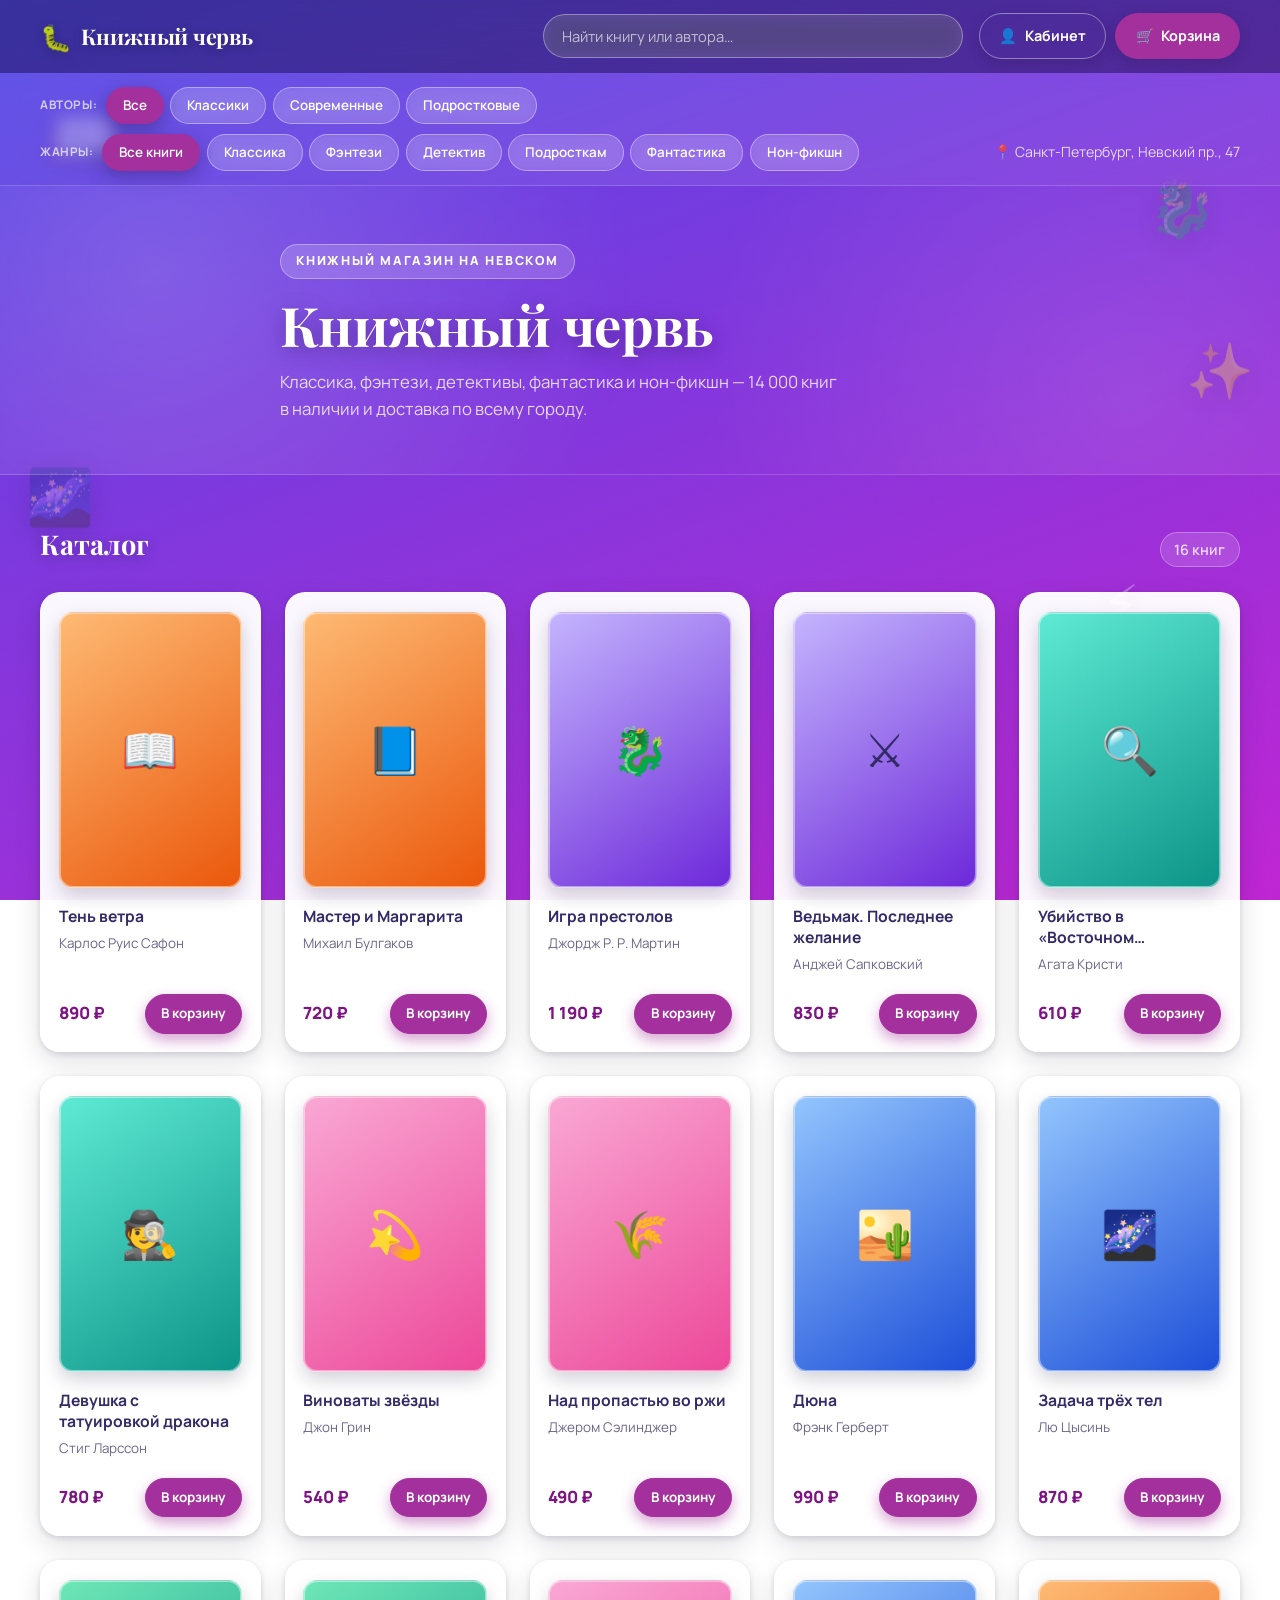
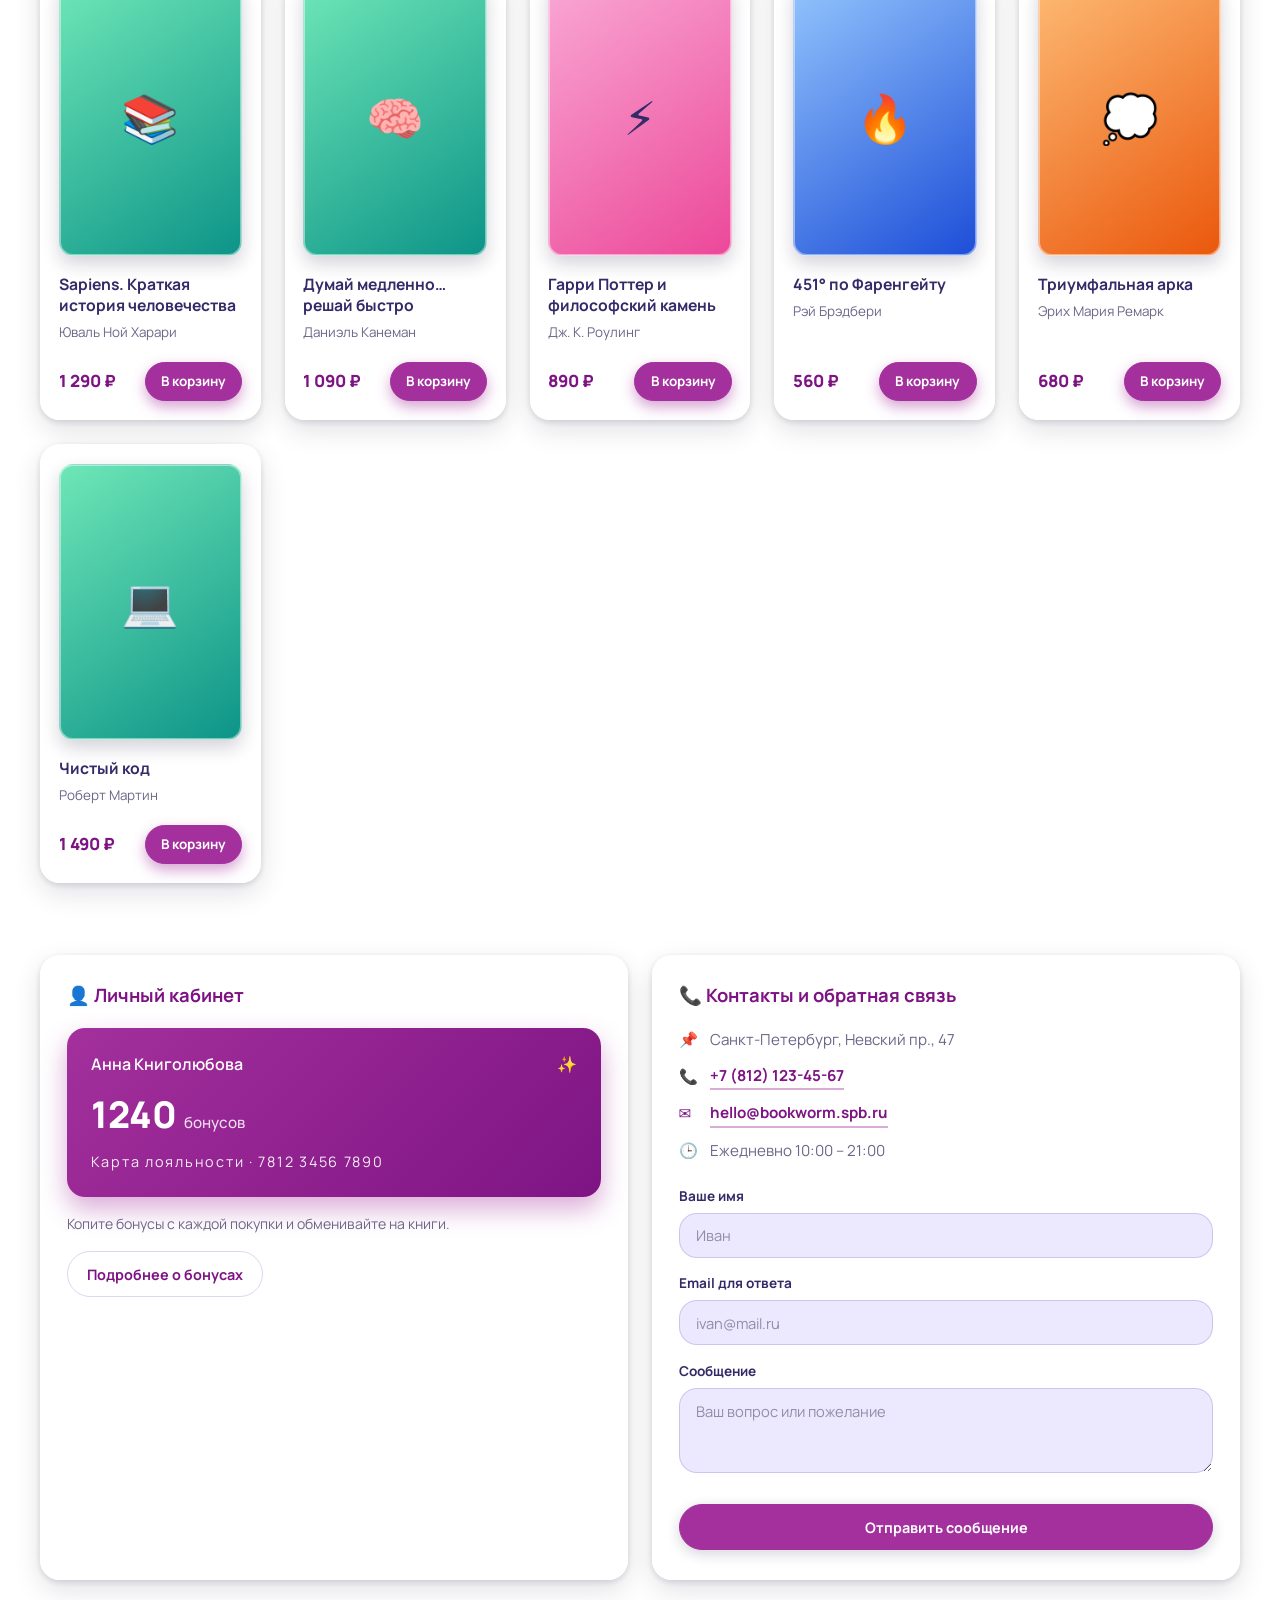
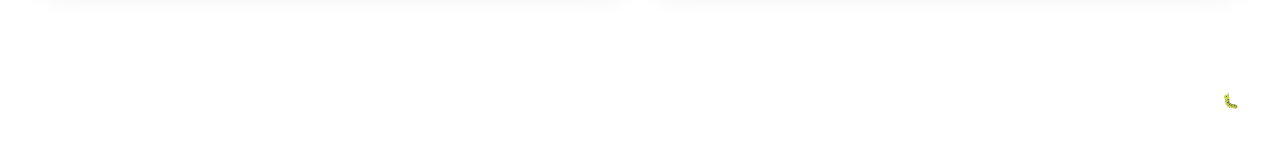
<file: index.html>
<!DOCTYPE html>
<html lang="ru">
<head>
    <meta charset="UTF-8">
    <meta name="viewport" content="width=device-width, initial-scale=1.0, viewport-fit=cover">
    <meta name="description" content="Книжный червь — книжный магазин в Санкт-Петербурге на Невском проспекте: классика, фэнтези, детективы, фантастика и нон-фикшн. Бонусная программа, доставка, 14 000 книг в наличии.">
    <meta name="theme-color" content="#4f46e5">
    <title>Книжный червь — книжный магазин в Санкт-Петербурге</title>

    <!-- Favicon -->
    <link rel="icon" href="data:image/svg+xml,<svg xmlns='http://www.w3.org/2000/svg' viewBox='0 0 100 100'><text y='.9em' font-size='88'>🐛</text></svg>">

    <!-- Open Graph -->
    <meta property="og:type" content="website">
    <meta property="og:locale" content="ru_RU">
    <meta property="og:site_name" content="Книжный червь">
    <meta property="og:title" content="Книжный червь — книжный магазин в Санкт-Петербурге">
    <meta property="og:description" content="Классика, фэнтези, детективы, фантастика и нон-фикшн. Бонусная программа и доставка по всему городу.">

    <!-- Микроданные Schema.org: книжный магазин -->
    <script type="application/ld+json">
    {
        "@context": "https://schema.org",
        "@type": "BookStore",
        "name": "Книжный червь",
        "description": "Книжный магазин в Санкт-Петербурге: классика, фэнтези, детективы, фантастика и нон-фикшн.",
        "priceRange": "₽₽",
        "telephone": "+7 812 123-45-67",
        "email": "hello@bookworm.spb.ru",
        "address": {
            "@type": "PostalAddress",
            "streetAddress": "Невский пр., 47",
            "addressLocality": "Санкт-Петербург",
            "addressCountry": "RU"
        },
        "openingHours": "Mo-Su 10:00-21:00"
    }
    </script>

    <!-- Шрифты: акцентный Playfair Display + основной Manrope (с системными фолбэками) -->
    <link rel="preconnect" href="https://fonts.googleapis.com">
    <link rel="preconnect" href="https://fonts.gstatic.com" crossorigin>
    <link href="https://fonts.googleapis.com/css2?family=Manrope:wght@400;500;600;700;800&family=Playfair+Display:wght@600;700;800&display=swap" rel="stylesheet">

    <!-- Стили -->
    <link rel="stylesheet" href="style.css">

    <!-- Метка «JS включён» для анимации появления карточек -->
    <script>document.documentElement.classList.add('js');</script>
</head>
<body>

<!-- Декоративные интерактивные плашки на фоне -->
<div class="bg-decor" aria-hidden="true">
    <span class="decor-chip">📖</span>
    <span class="decor-chip">🐉</span>
    <span class="decor-chip">🔍</span>
    <span class="decor-chip">⚡</span>
    <span class="decor-chip">🌌</span>
    <span class="decor-chip">✨</span>
</div>

<header class="header" id="header">
    <div class="app header-inner">
        <a href="#top" class="logo" aria-label="Книжный червь — на главную">
            <span aria-hidden="true">🐛</span> Книжный червь
        </a>

        <div class="search-box" role="search">
            <label class="visually-hidden" for="searchInput">Поиск по каталогу</label>
            <input class="search-input" type="search" id="searchInput"
                   placeholder="Найти книгу или автора…" autocomplete="off">
        </div>

        <div class="header-actions">
            <button class="btn btn-outline" id="accountBtn" type="button">
                👤 <span class="btn-text">Кабинет</span>
            </button>
            <button class="btn btn-accent" id="cartBtn" type="button">
                🛒 <span class="btn-text">Корзина</span>
                <span class="cart-badge" id="cartBadge" hidden>0</span>
            </button>
        </div>
    </div>
</header>

<nav class="nav-bar" aria-label="Фильтры каталога">
    <div class="app nav-inner">
        <div class="nav-group" role="group" aria-label="Фильтр по типу автора">
            <span class="nav-label">Авторы:</span>
            <button class="genre-btn active" type="button" data-author="all" aria-pressed="true">Все</button>
            <button class="genre-btn" type="button" data-author="classic" aria-pressed="false">Классики</button>
            <button class="genre-btn" type="button" data-author="modern" aria-pressed="false">Современные</button>
            <button class="genre-btn" type="button" data-author="teen" aria-pressed="false">Подростковые</button>
        </div>

        <div class="nav-group" role="group" aria-label="Фильтр по жанру">
            <span class="nav-label">Жанры:</span>
            <button class="genre-btn active" type="button" data-genre="default" aria-pressed="true">Все книги</button>
            <button class="genre-btn" type="button" data-genre="classic" aria-pressed="false">Классика</button>
            <button class="genre-btn" type="button" data-genre="fantasy" aria-pressed="false">Фэнтези</button>
            <button class="genre-btn" type="button" data-genre="detective" aria-pressed="false">Детектив</button>
            <button class="genre-btn" type="button" data-genre="teen" aria-pressed="false">Подросткам</button>
            <button class="genre-btn" type="button" data-genre="scifi" aria-pressed="false">Фантастика</button>
            <button class="genre-btn" type="button" data-genre="nonfiction" aria-pressed="false">Нон-фикшн</button>
        </div>

        <p class="address">📍 Санкт-Петербург, Невский пр., 47</p>
    </div>
</nav>

<main id="top">

    <section class="hero">
        <div class="app hero-content">
            <p class="hero-eyebrow">Книжный магазин на Невском</p>
            <h1>Книжный червь</h1>
            <p class="hero-sub">Классика, фэнтези, детективы, фантастика и нон-фикшн — 14 000 книг в наличии и доставка по всему городу.</p>
        </div>
    </section>

    <section class="catalog" aria-labelledby="catalogTitle">
        <div class="app">
            <div class="catalog-head">
                <h2 id="catalogTitle">Каталог</h2>
                <p class="found-count" id="foundCount" aria-live="polite"></p>
            </div>
            <div class="books-grid" id="booksGrid"></div>
        </div>
    </section>

    <section class="profile-section" aria-label="Бонусы, контакты и обратная связь">
        <div class="app profile-grid">
            <div class="card">
                <h3>👤 Личный кабинет</h3>
                <div class="loyalty-card">
                    <div class="user-name">
                        <span>Анна Книголюбова</span>
                        <span>✨</span>
                    </div>
                    <div class="points">1240 <small>бонусов</small></div>
                    <div class="card-number">Карта лояльности · 7812 3456 7890</div>
                </div>
                <p class="card-note">Копите бонусы с каждой покупки и обменивайте на книги.</p>
                <button class="btn btn-outline" id="accountOpenBtn" type="button">Подробнее о бонусах</button>
            </div>

            <div class="card">
                <h3>📞 Контакты и обратная связь</h3>
                <address class="contacts-info">
                    <p><span aria-hidden="true">📌</span> Санкт-Петербург, Невский пр., 47</p>
                    <p><span aria-hidden="true">📞</span> <a href="tel:+78121234567">+7 (812) 123-45-67</a></p>
                    <p><span aria-hidden="true">✉️</span> <a href="mailto:hello@bookworm.spb.ru">hello@bookworm.spb.ru</a></p>
                    <p><span aria-hidden="true">🕒</span> Ежедневно 10:00 – 21:00</p>
                </address>

                <form class="contact-form" id="feedbackForm">
                    <div class="form-field">
                        <label for="feedbackName">Ваше имя</label>
                        <input type="text" id="feedbackName" name="name" placeholder="Иван" required autocomplete="name">
                    </div>
                    <div class="form-field">
                        <label for="feedbackEmail">Email для ответа</label>
                        <input type="email" id="feedbackEmail" name="email" placeholder="ivan@mail.ru" required autocomplete="email">
                    </div>
                    <div class="form-field">
                        <label for="feedbackMessage">Сообщение</label>
                        <textarea id="feedbackMessage" name="message" rows="3" placeholder="Ваш вопрос или пожелание"></textarea>
                    </div>
                    <button class="btn btn-accent" type="submit">Отправить сообщение</button>
                    <p class="form-status" id="feedbackStatus" role="status" hidden></p>
                </form>
            </div>
        </div>
    </section>

</main>

<footer class="footer">
    <div class="app footer-inner">
        <p>© <span id="year">2026</span> Книжный червь · Санкт-Петербург</p>
        <p>Мобильное приложение готовится к запуску 🐛</p>
    </div>
</footer>

<button class="to-top" id="toTop" type="button" aria-label="Вернуться наверх">↑</button>

<!-- Модальное окно: личный кабинет -->
<dialog class="modal" id="accountDialog" aria-labelledby="accountDialogTitle">
    <div class="modal-head">
        <h2 id="accountDialogTitle">Личный кабинет</h2>
        <button class="modal-close" type="button" data-close-dialog aria-label="Закрыть">✕</button>
    </div>
    <div class="modal-body">
        <div class="loyalty-card loyalty-card--big">
            <div class="user-name">
                <span>Анна Книголюбова</span>
                <span>🐛</span>
            </div>
            <div class="points">1240 <small>бонусов</small></div>
            <div class="card-number">Карта лояльности · 7812 3456 7890</div>
        </div>
        <p>1 бонус = 1 рубль. Накопите 500 бонусов — получите скидку 10% на любую книгу из каталога.</p>
    </div>
</dialog>

<!-- Модальное окно: корзина -->
<dialog class="modal" id="cartDialog" aria-labelledby="cartDialogTitle">
    <div class="modal-head">
        <h2 id="cartDialogTitle">Корзина</h2>
        <button class="modal-close" type="button" data-close-dialog aria-label="Закрыть">✕</button>
    </div>
    <div class="modal-body">
        <div class="cart-items" id="cartItems"></div>
        <div class="cart-summary">
            <p class="cart-total">Итого: <strong id="cartTotal">0 ₽</strong></p>
            <button class="btn btn-accent" id="checkoutBtn" type="button">Оформить заказ</button>
        </div>
        <p class="form-status" id="cartStatus" role="status" hidden></p>
    </div>
</dialog>

<script src="script.js" defer></script>
</body>
</html>
</file>
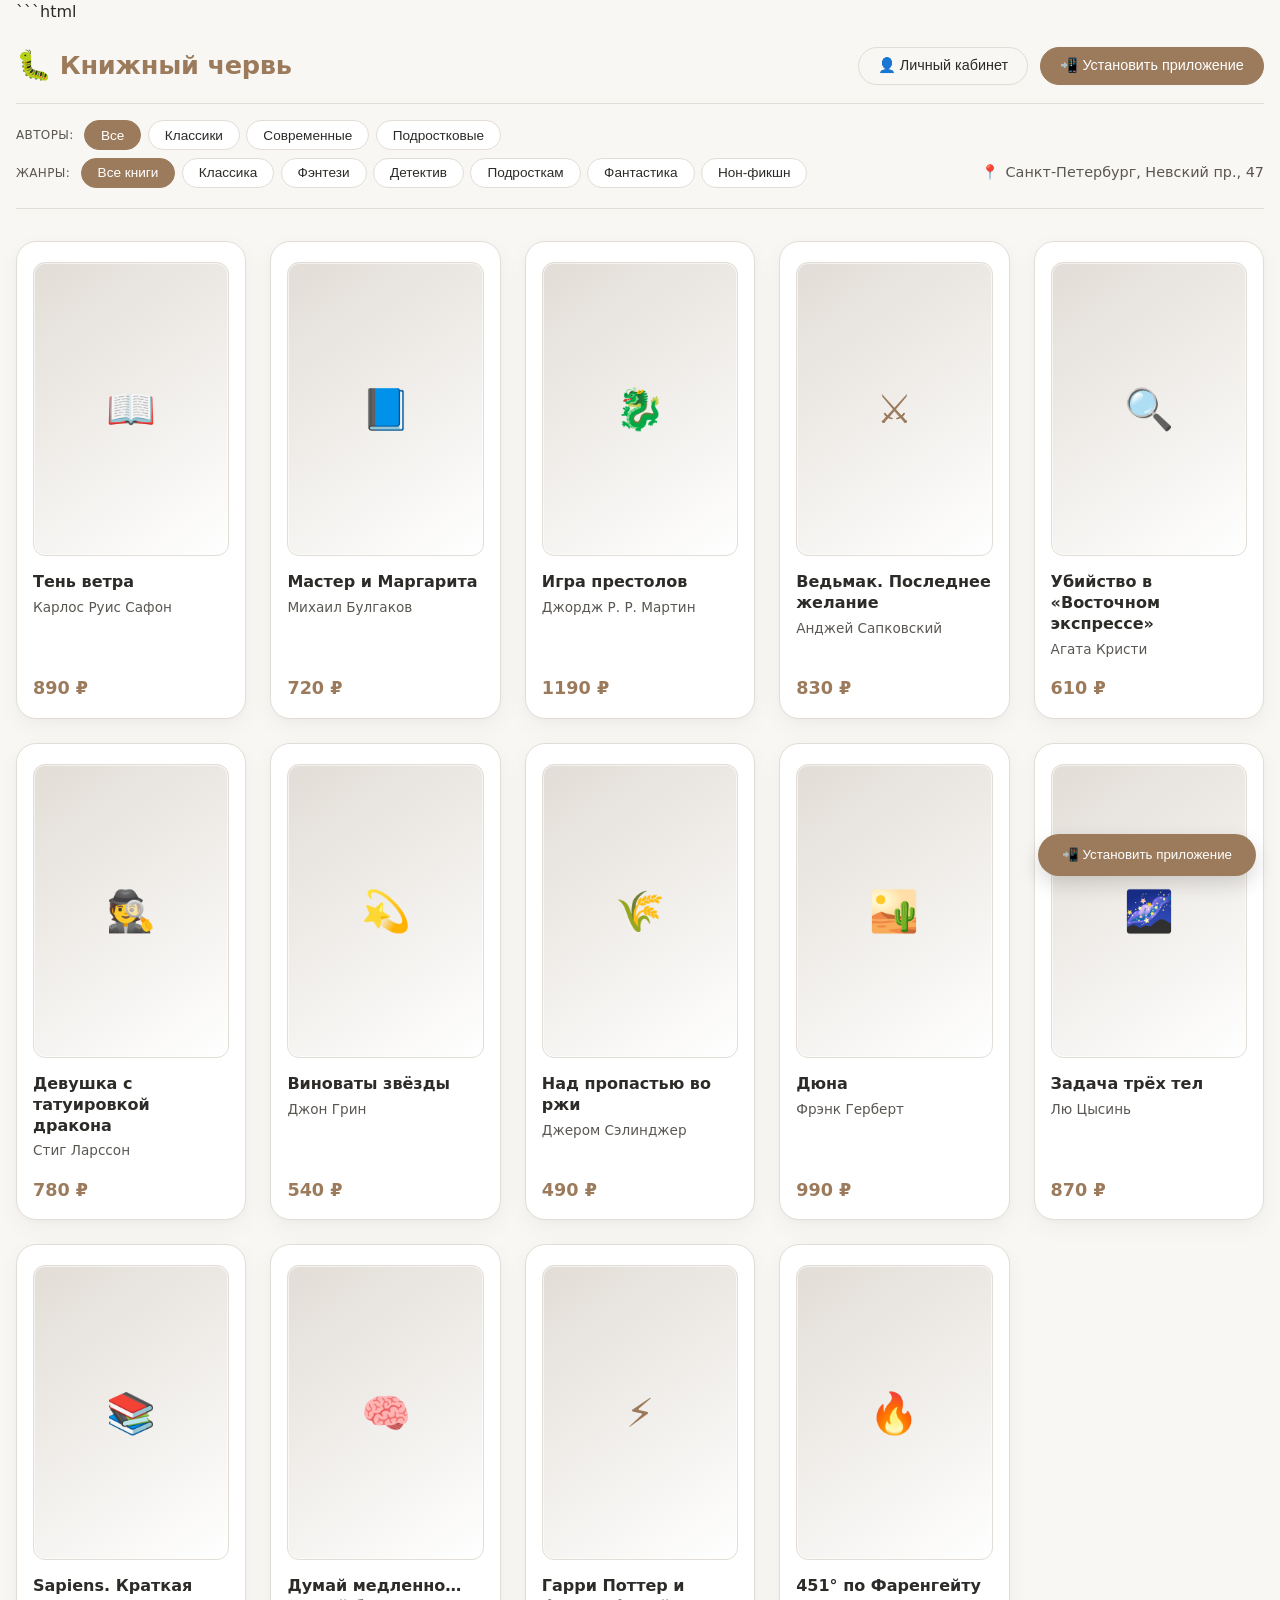
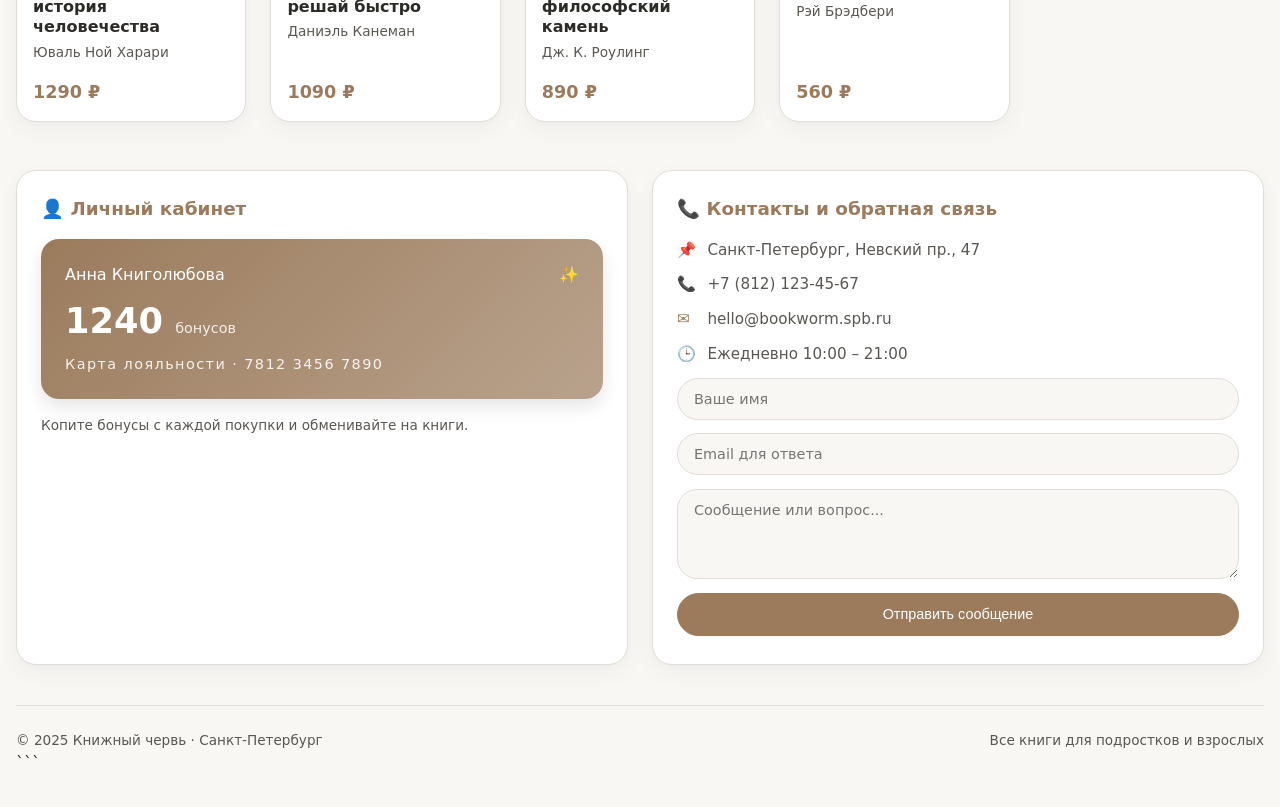
<file: книжный магазин.html>
```html
<!DOCTYPE html>
<html lang="ru">
<head>
    <meta charset="UTF-8">
    <meta name="viewport" content="width=device-width, initial-scale=1.0, viewport-fit=cover">
    <title>Книжный червь · книжный магазин</title>
    <style>
        /* ---------- СБРОС И БАЗА ---------- */
        * {
            margin: 0;
            padding: 0;
            box-sizing: border-box;
        }

        :root {
            /* Нейтральная базовая палитра (спокойные, не мозолящие глаза тона) */
            --bg: #f9f7f4;
            --surface: #ffffff;
            --text-primary: #2c2b28;
            --text-secondary: #5a5752;
            --border-light: #e2ddd6;
            --accent: #9b7b5c;        /* тёплый нейтральный акцент */
            --accent-soft: #dfd5cb;
            --shadow: 0 8px 24px rgba(0, 0, 0, 0.04), 0 2px 6px rgba(0, 0, 0, 0.02);
            --radius: 20px;
            --font: system-ui, -apple-system, 'Segoe UI', Roboto, 'Helvetica Neue', sans-serif;

            /* Динамические переменные для жанров (переопределяются в .genre-*) */
            --genre-bg: var(--bg);
            --genre-surface: var(--surface);
            --genre-accent: var(--accent);
            --genre-text: var(--text-primary);
            --genre-border: var(--border-light);
        }

        /* ---------- ПЕРЕОПРЕДЕЛЕНИЕ ПАЛИТРЫ ДЛЯ ЖАНРОВ ---------- */
        /* Каждый жанр задаёт свой мягкий, ненавязчивый оттенок фона, акцента и текста */
        .genre-classic {
            --genre-bg: #f4efe8;
            --genre-surface: #fcfaf7;
            --genre-accent: #8b6b4b;
            --genre-text: #2e2a24;
            --genre-border: #e0d6cc;
        }
        .genre-fantasy {
            --genre-bg: #eaeef4;
            --genre-surface: #f9fbfe;
            --genre-accent: #5b7a9c;
            --genre-text: #1f2a36;
            --genre-border: #cfdae6;
        }
        .genre-detective {
            --genre-bg: #efedf0;
            --genre-surface: #faf9fb;
            --genre-accent: #7a5c6e;
            --genre-text: #2d252b;
            --genre-border: #ddd6db;
        }
        .genre-teen {
            --genre-bg: #f2f2ea;
            --genre-surface: #fcfcf8;
            --genre-accent: #7f8c6b;
            --genre-text: #272b20;
            --genre-border: #d9decf;
        }
        .genre-scifi {
            --genre-bg: #e8edf0;
            --genre-surface: #f7fafc;
            --genre-accent: #4b7a8a;
            --genre-text: #1d2b30;
            --genre-border: #ccdae0;
        }
        .genre-nonfiction {
            --genre-bg: #f1ede6;
            --genre-surface: #fbf9f6;
            --genre-accent: #8c7b63;
            --genre-text: #2f2a23;
            --genre-border: #ded6cb;
        }

        body {
            font-family: var(--font);
            background-color: var(--genre-bg);
            color: var(--genre-text);
            line-height: 1.5;
            transition: background-color 0.3s ease, color 0.2s ease;
            padding: 0 1rem 2rem;
            min-height: 100vh;
        }

        /* ---------- ОБЩИЕ КОНТЕЙНЕРЫ ---------- */
        .app {
            max-width: 1280px;
            margin: 0 auto;
        }

        /* ---------- ШАПКА ---------- */
        .header {
            display: flex;
            flex-wrap: wrap;
            align-items: center;
            justify-content: space-between;
            padding: 1.25rem 0 1rem;
            gap: 1rem;
            border-bottom: 1px solid var(--genre-border);
            transition: border-color 0.25s;
        }

        .logo {
            font-size: 1.6rem;
            font-weight: 600;
            letter-spacing: -0.01em;
            color: var(--genre-accent);
            display: flex;
            align-items: center;
            gap: 8px;
            transition: color 0.25s;
        }

        .logo span {
            font-size: 1.8rem;
        }

        .header-actions {
            display: flex;
            flex-wrap: wrap;
            align-items: center;
            gap: 0.75rem;
        }

        /* Кнопки в шапке */
        .btn {
            display: inline-flex;
            align-items: center;
            justify-content: center;
            gap: 0.4rem;
            padding: 0.6rem 1.2rem;
            border-radius: 40px;
            border: 1px solid var(--genre-border);
            background: var(--genre-surface);
            color: var(--genre-text);
            font-size: 0.9rem;
            font-weight: 500;
            cursor: pointer;
            transition: all 0.2s ease;
            box-shadow: 0 1px 2px rgba(0, 0, 0, 0.02);
            white-space: nowrap;
        }

        .btn:hover {
            background: var(--genre-accent);
            border-color: var(--genre-accent);
            color: #fff;
        }

        .btn-outline {
            background: transparent;
            border-color: var(--genre-border);
        }

        .btn-outline:hover {
            background: var(--genre-accent);
            border-color: var(--genre-accent);
            color: #fff;
        }

        .btn-accent {
            background: var(--genre-accent);
            border-color: var(--genre-accent);
            color: #fff;
        }

        .btn-accent:hover {
            filter: brightness(0.92);
        }

        /* ---------- НАВИГАЦИЯ (АВТОРЫ, ЖАНРЫ, АДРЕС) ---------- */
        .nav-bar {
            display: flex;
            flex-wrap: wrap;
            align-items: center;
            gap: 0.5rem 1.25rem;
            padding: 1rem 0 1.25rem;
            border-bottom: 1px solid var(--genre-border);
            margin-bottom: 2rem;
        }

        .nav-group {
            display: flex;
            flex-wrap: wrap;
            align-items: center;
            gap: 0.4rem;
        }

        .nav-label {
            font-size: 0.75rem;
            text-transform: uppercase;
            letter-spacing: 0.03em;
            color: var(--text-secondary);
            margin-right: 0.25rem;
            font-weight: 500;
        }

        .genre-btn {
            padding: 0.4rem 1rem;
            border-radius: 30px;
            background: var(--genre-surface);
            border: 1px solid var(--genre-border);
            color: var(--genre-text);
            font-size: 0.85rem;
            cursor: pointer;
            transition: all 0.2s;
        }

        .genre-btn:hover {
            border-color: var(--genre-accent);
            background: var(--genre-accent);
            color: #fff;
        }

        .genre-btn.active {
            background: var(--genre-accent);
            border-color: var(--genre-accent);
            color: #fff;
            font-weight: 500;
        }

        .address {
            font-size: 0.9rem;
            color: var(--text-secondary);
            display: flex;
            align-items: center;
            gap: 0.4rem;
            margin-left: auto;
            white-space: nowrap;
        }

        .address i {
            font-style: normal;
            color: var(--genre-accent);
            font-weight: 600;
        }

        /* ---------- КАРТОЧКИ КНИГ (СЕТКА) ---------- */
        .books-grid {
            display: grid;
            grid-template-columns: repeat(auto-fill, minmax(200px, 1fr));
            gap: 1.5rem;
            margin-bottom: 3rem;
        }

        .book-card {
            background: var(--genre-surface);
            border-radius: var(--radius);
            padding: 1.25rem 1rem 1rem;
            box-shadow: var(--shadow);
            border: 1px solid var(--genre-border);
            transition: transform 0.2s, box-shadow 0.2s, border-color 0.2s;
            display: flex;
            flex-direction: column;
            cursor: default;
        }

        .book-card:hover {
            transform: translateY(-4px);
            box-shadow: 0 12px 28px rgba(0, 0, 0, 0.06);
            border-color: var(--genre-accent);
        }

        .book-cover {
            aspect-ratio: 2 / 3;
            border-radius: 12px;
            background: linear-gradient(145deg, var(--genre-border), #ffffff);
            margin-bottom: 1rem;
            display: flex;
            align-items: center;
            justify-content: center;
            font-size: 2.5rem;
            color: var(--genre-accent);
            border: 1px solid var(--genre-border);
            box-shadow: inset 0 0 0 1px rgba(255, 255, 255, 0.6);
        }

        .book-title {
            font-weight: 600;
            font-size: 1rem;
            line-height: 1.3;
            margin-bottom: 0.25rem;
            color: var(--genre-text);
        }

        .book-author {
            font-size: 0.85rem;
            color: var(--text-secondary);
            margin-bottom: 0.5rem;
        }

        .book-price {
            font-weight: 600;
            font-size: 1.1rem;
            color: var(--genre-accent);
            margin-top: auto;
            padding-top: 0.5rem;
        }

        /* ---------- КАРТА ЛОЯЛЬНОСТИ + КАБИНЕТ ---------- */
        .profile-section {
            display: grid;
            grid-template-columns: 1fr 1fr;
            gap: 1.5rem;
            margin: 2rem 0 2.5rem;
        }

        .card {
            background: var(--genre-surface);
            border-radius: var(--radius);
            padding: 1.5rem 1.5rem 1.75rem;
            border: 1px solid var(--genre-border);
            box-shadow: var(--shadow);
            transition: background 0.25s, border-color 0.25s;
        }

        .card h3 {
            font-size: 1.15rem;
            font-weight: 600;
            margin-bottom: 1rem;
            display: flex;
            align-items: center;
            gap: 0.5rem;
            color: var(--genre-accent);
        }

        .loyalty-card {
            background: linear-gradient(135deg, var(--genre-accent) 0%, color-mix(in srgb, var(--genre-accent) 70%, #ffffff) 100%);
            color: #fff;
            padding: 1.5rem;
            border-radius: 18px;
            display: flex;
            flex-direction: column;
            gap: 1rem;
            box-shadow: 0 8px 18px rgba(0, 0, 0, 0.1);
            margin-top: 0.5rem;
        }

        .loyalty-card .points {
            font-size: 2.2rem;
            font-weight: 700;
            line-height: 1;
        }

        .loyalty-card .points small {
            font-size: 0.9rem;
            font-weight: 400;
            opacity: 0.85;
        }

        .loyalty-card .user-name {
            font-weight: 500;
            font-size: 1rem;
            display: flex;
            justify-content: space-between;
        }

        .card-number {
            letter-spacing: 0.1em;
            font-size: 0.9rem;
            opacity: 0.9;
        }

        /* Форма обратной связи */
        .contact-form {
            display: flex;
            flex-direction: column;
            gap: 0.85rem;
            margin-top: 0.75rem;
        }

        .contact-form input,
        .contact-form textarea {
            width: 100%;
            padding: 0.75rem 1rem;
            border-radius: 30px;
            border: 1px solid var(--genre-border);
            background: var(--genre-bg);
            font-family: inherit;
            font-size: 0.9rem;
            color: var(--genre-text);
            transition: border 0.2s, box-shadow 0.2s;
            outline: none;
            resize: vertical;
        }

        .contact-form input:focus,
        .contact-form textarea:focus {
            border-color: var(--genre-accent);
            box-shadow: 0 0 0 3px color-mix(in srgb, var(--genre-accent) 20%, transparent);
        }

        .contact-form textarea {
            border-radius: 20px;
            min-height: 90px;
        }

        .contact-form .btn {
            width: 100%;
            justify-content: center;
            padding: 0.8rem;
        }

        /* Контакты магазина (адрес и телефон) */
        .contacts-info {
            display: flex;
            flex-direction: column;
            gap: 0.75rem;
            font-size: 0.95rem;
        }

        .contacts-info p {
            display: flex;
            align-items: center;
            gap: 0.5rem;
            color: var(--text-secondary);
        }

        .contacts-info i {
            font-style: normal;
            color: var(--genre-accent);
            font-weight: 600;
            min-width: 1.4rem;
        }

        /* ---------- ФУТЕР ---------- */
        .footer {
            margin-top: 2.5rem;
            padding-top: 1.5rem;
            border-top: 1px solid var(--genre-border);
            display: flex;
            flex-wrap: wrap;
            justify-content: space-between;
            align-items: center;
            gap: 1rem;
            font-size: 0.85rem;
            color: var(--text-secondary);
        }

        .install-btn {
            position: fixed;
            bottom: 1.5rem;
            right: 1.5rem;
            z-index: 100;
            box-shadow: 0 8px 20px rgba(0, 0, 0, 0.15);
            background: var(--genre-accent);
            border-color: var(--genre-accent);
            color: #fff;
            padding: 0.85rem 1.5rem;
            border-radius: 50px;
            font-weight: 500;
            display: flex;
            align-items: center;
            gap: 0.5rem;
            border: none;
            cursor: pointer;
            transition: transform 0.15s, filter 0.2s;
        }

        .install-btn:hover {
            filter: brightness(1.08);
            transform: scale(1.02);
        }

        /* ---------- АДАПТИВ ---------- */
        @media (max-width: 820px) {
            .profile-section {
                grid-template-columns: 1fr;
            }
            .address {
                margin-left: 0;
                width: 100%;
                order: 3;
            }
            .header {
                flex-direction: column;
                align-items: flex-start;
            }
            .header-actions {
                width: 100%;
                justify-content: space-between;
            }
        }

        @media (max-width: 480px) {
            body {
                padding: 0 0.75rem 5rem;
            }
            .books-grid {
                grid-template-columns: repeat(auto-fill, minmax(150px, 1fr));
                gap: 1rem;
            }
            .book-cover {
                font-size: 1.8rem;
            }
            .nav-bar {
                flex-direction: column;
                align-items: flex-start;
            }
            .install-btn {
                bottom: 1rem;
                right: 1rem;
                padding: 0.75rem 1.2rem;
                font-size: 0.85rem;
            }
        }

        /* Уважаем prefers-reduced-motion */
        @media (prefers-reduced-motion: reduce) {
            * {
                transition: none !important;
                animation: none !important;
            }
        }

        /* Улучшенная фокусировка для доступности */
        .btn:focus-visible,
        .genre-btn:focus-visible,
        .contact-form input:focus-visible,
        .contact-form textarea:focus-visible,
        .install-btn:focus-visible {
            outline: 2px solid var(--genre-accent);
            outline-offset: 3px;
        }
    </style>
</head>
<body>
    <div class="app">

        <!-- ШАПКА -->
        <header class="header">
            <div class="logo">
                <span>🐛</span> Книжный червь
            </div>
            <div class="header-actions">
                <button class="btn btn-outline" id="accountBtn">👤 Личный кабинет</button>
                <button class="btn btn-accent" id="appInstallBtn">📲 Установить приложение</button>
            </div>
        </header>

        <!-- НАВИГАЦИЯ: АВТОРЫ, ЖАНРЫ, АДРЕС -->
        <nav class="nav-bar">
            <div class="nav-group">
                <span class="nav-label">Авторы:</span>
                <button class="genre-btn" data-author="all">Все</button>
                <button class="genre-btn" data-author="classic">Классики</button>
                <button class="genre-btn" data-author="modern">Современные</button>
                <button class="genre-btn" data-author="teen">Подростковые</button>
            </div>

            <div class="nav-group">
                <span class="nav-label">Жанры:</span>
                <button class="genre-btn active" data-genre="default">Все книги</button>
                <button class="genre-btn" data-genre="classic">Классика</button>
                <button class="genre-btn" data-genre="fantasy">Фэнтези</button>
                <button class="genre-btn" data-genre="detective">Детектив</button>
                <button class="genre-btn" data-genre="teen">Подросткам</button>
                <button class="genre-btn" data-genre="scifi">Фантастика</button>
                <button class="genre-btn" data-genre="nonfiction">Нон-фикшн</button>
            </div>

            <div class="address">
                <i>📍</i> Санкт-Петербург, Невский пр., 47
            </div>
        </nav>

        <!-- СЕТКА КНИГ -->
        <div class="books-grid" id="booksGrid">
            <!-- Книги будут сгенерированы через JavaScript -->
        </div>

        <!-- ЛИЧНЫЙ КАБИНЕТ + КАРТА ЛОЯЛЬНОСТИ И КОНТАКТЫ + ФОРМА -->
        <div class="profile-section">
            <!-- Личный кабинет и карта лояльности -->
            <div class="card">
                <h3>👤 Личный кабинет</h3>
                <div class="loyalty-card">
                    <div class="user-name">
                        <span>Анна Книголюбова</span>
                        <span>✨</span>
                    </div>
                    <div class="points">
                        1240 <small>бонусов</small>
                    </div>
                    <div class="card-number">Карта лояльности · 7812 3456 7890</div>
                </div>
                <p style="margin-top: 1rem; font-size: 0.85rem; color: var(--text-secondary);">
                    Копите бонусы с каждой покупки и обменивайте на книги.
                </p>
            </div>

            <!-- Контакты + форма обратной связи -->
            <div class="card">
                <h3>📞 Контакты и обратная связь</h3>
                <div class="contacts-info">
                    <p><i>📌</i> Санкт-Петербург, Невский пр., 47</p>
                    <p><i>📞</i> +7 (812) 123-45-67</p>
                    <p><i>✉️</i> hello@bookworm.spb.ru</p>
                    <p><i>🕒</i> Ежедневно 10:00 – 21:00</p>
                </div>

                <form class="contact-form" id="feedbackForm">
                    <input type="text" placeholder="Ваше имя" aria-label="Ваше имя" required>
                    <input type="email" placeholder="Email для ответа" aria-label="Email" required>
                    <textarea placeholder="Сообщение или вопрос..." aria-label="Сообщение"></textarea>
                    <button type="submit" class="btn btn-accent">Отправить сообщение</button>
                </form>
            </div>
        </div>

        <!-- ФУТЕР -->
        <footer class="footer">
            <span>© 2025 Книжный червь · Санкт-Петербург</span>
            <span>Все книги для подростков и взрослых</span>
        </footer>

        <!-- Плавающая кнопка установки приложения (в дополнение к кнопке в шапке) -->
        <button class="install-btn" id="floatingInstallBtn">
            📲 Установить приложение
        </button>
    </div>

    <script>
        (function() {
            // ---------- ДАННЫЕ КНИГ ----------
            const books = [
                { title: 'Тень ветра', author: 'Карлос Руис Сафон', genre: 'classic', price: 890, cover: '📖', authorType: 'modern' },
                { title: 'Мастер и Маргарита', author: 'Михаил Булгаков', genre: 'classic', price: 720, cover: '📘', authorType: 'classic' },
                { title: 'Игра престолов', author: 'Джордж Р. Р. Мартин', genre: 'fantasy', price: 1190, cover: '🐉', authorType: 'modern' },
                { title: 'Ведьмак. Последнее желание', author: 'Анджей Сапковский', genre: 'fantasy', price: 830, cover: '⚔️', authorType: 'modern' },
                { title: 'Убийство в «Восточном экспрессе»', author: 'Агата Кристи', genre: 'detective', price: 610, cover: '🔍', authorType: 'classic' },
                { title: 'Девушка с татуировкой дракона', author: 'Стиг Ларссон', genre: 'detective', price: 780, cover: '🕵️', authorType: 'modern' },
                { title: 'Виноваты звёзды', author: 'Джон Грин', genre: 'teen', price: 540, cover: '💫', authorType: 'teen' },
                { title: 'Над пропастью во ржи', author: 'Джером Сэлинджер', genre: 'teen', price: 490, cover: '🌾', authorType: 'classic' },
                { title: 'Дюна', author: 'Фрэнк Герберт', genre: 'scifi', price: 990, cover: '🏜️', authorType: 'classic' },
                { title: 'Задача трёх тел', author: 'Лю Цысинь', genre: 'scifi', price: 870, cover: '🌌', authorType: 'modern' },
                { title: 'Sapiens. Краткая история человечества', author: 'Юваль Ной Харари', genre: 'nonfiction', price: 1290, cover: '📚', authorType: 'modern' },
                { title: 'Думай медленно… решай быстро', author: 'Даниэль Канеман', genre: 'nonfiction', price: 1090, cover: '🧠', authorType: 'modern' },
                { title: 'Гарри Поттер и философский камень', author: 'Дж. К. Роулинг', genre: 'teen', price: 890, cover: '⚡', authorType: 'teen' },
                { title: '451° по Фаренгейту', author: 'Рэй Брэдбери', genre: 'scifi', price: 560, cover: '🔥', authorType: 'classic' },
            ];

            const booksGrid = document.getElementById('booksGrid');
            const genreButtons = document.querySelectorAll('[data-genre]');
            const authorButtons = document.querySelectorAll('[data-author]');

            // Текущие фильтры
            let currentGenre = 'default';
            let currentAuthor = 'all';

            // ---------- ФУНКЦИИ РЕНДЕРА ----------
            function renderBooks() {
                let filtered = books.filter(book => {
                    if (currentGenre !== 'default' && book.genre !== currentGenre) return false;
                    if (currentAuthor !== 'all' && book.authorType !== currentAuthor) return false;
                    return true;
                });

                if (filtered.length === 0) {
                    booksGrid.innerHTML = `<div style="grid-column: 1/-1; text-align: center; padding: 3rem; color: var(--text-secondary);">Книги не найдены. Попробуйте другой фильтр.</div>`;
                    return;
                }

                booksGrid.innerHTML = filtered.map(book => `
                    <div class="book-card">
                        <div class="book-cover">${book.cover}</div>
                        <div class="book-title">${book.title}</div>
                        <div class="book-author">${book.author}</div>
                        <div class="book-price">${book.price} ₽</div>
                    </div>
                `).join('');
            }

            // ---------- ПЕРЕКЛЮЧЕНИЕ ЖАНРОВ (смена палитры) ----------
            function setGenrePalette(genre) {
                // Удаляем все genre-* классы с body
                document.body.classList.forEach(cls => {
                    if (cls.startsWith('genre-')) {
                        document.body.classList.remove(cls);
                    }
                });
                // Если жанр не default — добавляем соответствующий класс
                if (genre && genre !== 'default') {
                    document.body.classList.add(`genre-${genre}`);
                }
            }

            // Обновление активных кнопок жанров
            function updateActiveGenreButton(genre) {
                genreButtons.forEach(btn => {
                    btn.classList.toggle('active', btn.dataset.genre === genre);
                });
            }

            // ---------- ОБРАБОТЧИКИ ЖАНРОВ ----------
            genreButtons.forEach(btn => {
                btn.addEventListener('click', () => {
                    const genre = btn.dataset.genre;
                    currentGenre = genre;
                    setGenrePalette(genre);
                    updateActiveGenreButton(genre);
                    renderBooks();
                });
            });

            // ---------- ОБРАБОТЧИКИ АВТОРОВ (фильтрация без смены палитры) ----------
            authorButtons.forEach(btn => {
                btn.addEventListener('click', () => {
                    currentAuthor = btn.dataset.author;
                    // Снимаем active со всех кнопок авторов и ставим на выбранную (опционально)
                    // Для простоты просто фильтруем, активный стиль можно не выделять, но добавим лёгкий стиль:
                    authorButtons.forEach(b => b.classList.remove('active'));
                    btn.classList.add('active');
                    renderBooks();
                });
            });

            // ---------- УСТАНОВКА ПРИЛОЖЕНИЯ ----------
            function handleInstall() {
                // В реальном PWA использовался бы beforeinstallprompt, но здесь просто уведомление.
                alert('Приложение «Книжный червь» скоро появится в магазинах приложений! Следите за обновлениями.');
            }

            document.getElementById('appInstallBtn').addEventListener('click', handleInstall);
            document.getElementById('floatingInstallBtn').addEventListener('click', handleInstall);

            // ---------- ЛИЧНЫЙ КАБИНЕТ (ЗАГЛУШКА) ----------
            document.getElementById('accountBtn').addEventListener('click', () => {
                alert('Личный кабинет:\nАнна Книголюбова\nКарта лояльности: 1240 бонусов\n\nСпасибо, что вы с нами!');
            });

            // ---------- ФОРМА ОБРАТНОЙ СВЯЗИ ----------
            document.getElementById('feedbackForm').addEventListener('submit', (e) => {
                e.preventDefault();
                alert('Спасибо! Ваше сообщение отправлено. Мы ответим в ближайшее время.');
                e.target.reset();
            });

            // ---------- ИНИЦИАЛИЗАЦИЯ ----------
            function init() {
                // Устанавливаем базовую палитру (default)
                setGenrePalette('default');
                updateActiveGenreButton('default');
                // Делаем кнопку "Все" у авторов активной по умолчанию
                const allAuthorBtn = document.querySelector('[data-author="all"]');
                if (allAuthorBtn) allAuthorBtn.classList.add('active');
                renderBooks();
            }

            init();
        })();
    </script>
</body>
</html>
```
</file>
<file: style.css>
/* ============================================================
   Книжный червь — стили сайта книжного магазина
   Яркая палитра: цветные градиентные фоны, насыщенные акценты
   ============================================================ */

/* ---------- 1. Переменные и сброс ---------- */
:root {
    --surface-card:   rgba(255, 255, 255, .96);
    --card-text:      #332b68;
    --card-text-soft: #6d6688;
    --card-border:    rgba(93, 74, 190, .22);
    --shadow-sm:      0 2px 6px rgba(20, 12, 50, .14), 0 10px 28px rgba(20, 12, 50, .12);
    --shadow-md:      0 14px 34px rgba(20, 12, 50, .22);
    --shadow-lg:      0 26px 60px rgba(20, 12, 50, .35);
    --radius:         20px;
    --radius-sm:      12px;
    --header-h:       72px;
    --transition:     .3s cubic-bezier(.4, 0, .2, 1);
    --font-display:   "Playfair Display", Georgia, "Times New Roman", serif;
    --font-body:      "Manrope", system-ui, -apple-system, "Segoe UI", Roboto, sans-serif;

    /* Динамические переменные жанров (переопределяются в .genre-*) */
    --genre-gradient: linear-gradient(160deg, #4f46e5 0%, #c026d3 100%);
    --genre-accent:   #a3309c;
    --genre-accent-strong: #7e1484;
    --genre-text:     #ffffff;
    --genre-text-secondary: rgba(255, 255, 255, .8);
    --genre-border:   rgba(255, 255, 255, .3);
    --genre-tint:     #ece8fd;
    --genre-cover:    linear-gradient(145deg, #f0abfc, #a21caf);
}

/* Палитры жанров — яркие, насыщенные, без коричневых тонов */
.genre-classic {
    --genre-gradient: linear-gradient(160deg, #c2410c 0%, #f59e0b 130%);
    --genre-accent:   #e86a10;
    --genre-accent-strong: #b33c06;
    --genre-text:     #ffffff;
    --genre-text-secondary: rgba(255, 255, 255, .84);
    --genre-border:   rgba(255, 255, 255, .35);
    --genre-tint:     #fdefdf;
    --genre-cover:    linear-gradient(145deg, #fdba74, #ea580c);
}
.genre-fantasy {
    --genre-gradient: linear-gradient(160deg, #5b21b6 0%, #8b5cf6 140%);
    --genre-accent:   #7c3aed;
    --genre-accent-strong: #5b21b6;
    --genre-text:     #ffffff;
    --genre-text-secondary: rgba(255, 255, 255, .8);
    --genre-border:   rgba(255, 255, 255, .32);
    --genre-tint:     #ede7fd;
    --genre-cover:    linear-gradient(145deg, #c4b5fd, #6d28d9);
}
.genre-detective {
    --genre-gradient: linear-gradient(160deg, #0f766e 0%, #22d3ee 150%);
    --genre-accent:   #0d9488;
    --genre-accent-strong: #115e59;
    --genre-text:     #ffffff;
    --genre-text-secondary: rgba(255, 255, 255, .82);
    --genre-border:   rgba(255, 255, 255, .35);
    --genre-tint:     #dcf6f4;
    --genre-cover:    linear-gradient(145deg, #5eead4, #0d9488);
}
.genre-teen {
    --genre-gradient: linear-gradient(160deg, #be185d 0%, #f472b6 145%);
    --genre-accent:   #ec4899;
    --genre-accent-strong: #be185d;
    --genre-text:     #ffffff;
    --genre-text-secondary: rgba(255, 255, 255, .84);
    --genre-border:   rgba(255, 255, 255, .34);
    --genre-tint:     #fee7f1;
    --genre-cover:    linear-gradient(145deg, #f9a8d4, #ec4899);
}
.genre-scifi {
    --genre-gradient: linear-gradient(160deg, #1e3a8a 0%, #38bdf8 150%);
    --genre-accent:   #0284c7;
    --genre-accent-strong: #075985;
    --genre-text:     #ffffff;
    --genre-text-secondary: rgba(255, 255, 255, .82);
    --genre-border:   rgba(255, 255, 255, .34);
    --genre-tint:     #dceefe;
    --genre-cover:    linear-gradient(145deg, #93c5fd, #1d4ed8);
}
.genre-nonfiction {
    --genre-gradient: linear-gradient(160deg, #047857 0%, #34d399 150%);
    --genre-accent:   #059669;
    --genre-accent-strong: #065f46;
    --genre-text:     #ffffff;
    --genre-text-secondary: rgba(255, 255, 255, .84);
    --genre-border:   rgba(255, 255, 255, .35);
    --genre-tint:     #dcf7ec;
    --genre-cover:    linear-gradient(145deg, #6ee7b7, #0d9488);
}

* {
    margin: 0;
    padding: 0;
    box-sizing: border-box;
}

html {
    scroll-behavior: smooth;
    scroll-padding-top: calc(var(--header-h) + 12px);
}

body {
    font-family: var(--font-body);
    background: var(--genre-gradient);
    background-attachment: fixed;
    color: var(--genre-text);
    line-height: 1.6;
    min-height: 100vh;
    overflow-x: hidden;
    transition: background .5s ease, color .3s ease;
}

img {
    max-width: 100%;
    display: block;
}

a {
    color: inherit;
    text-decoration: none;
}

ul {
    list-style: none;
}

button {
    font: inherit;
    color: inherit;
    background: none;
    border: none;
    cursor: pointer;
}

::selection {
    background: var(--genre-accent);
    color: #fff;
}

body:has(dialog[open]) {
    overflow: hidden;
}

/* Утилита: скрыть визуально, но оставить для скринридеров */
.visually-hidden {
    position: absolute;
    width: 1px;
    height: 1px;
    margin: -1px;
    padding: 0;
    overflow: hidden;
    clip: rect(0 0 0 0);
    white-space: nowrap;
    border: 0;
}

/* ---------- 2. Декоративные плашки на фоне ---------- */
.bg-decor {
    position: fixed;
    inset: 0;
    z-index: 0;
    overflow: hidden;
    pointer-events: none;
    transition: opacity .5s ease;
}

.decor-chip {
    position: absolute;
    font-size: clamp(2.2rem, 4.5vw, 3.4rem);
    line-height: 1;
    opacity: .32;
    cursor: pointer;
    pointer-events: auto;
    filter: drop-shadow(0 6px 14px rgba(20, 12, 50, .35));
    animation: chip-float 9s ease-in-out infinite;
    transition: transform .35s cubic-bezier(.2, .7, .3, 1.4), opacity .3s ease;
}

.decor-chip:hover {
    opacity: .85;
    transform: scale(1.3) rotate(14deg);
}

.decor-chip:nth-child(1) { top: 12%;  left: 4%;   animation-delay: 0s; }
.decor-chip:nth-child(2) { top: 20%;  right: 5%;  animation-delay: 1.4s; }
.decor-chip:nth-child(3) { bottom: 16%; left: 7%;  animation-delay: 2.6s; }
.decor-chip:nth-child(4) { bottom: 30%; right: 11%; animation-delay: .8s; }
.decor-chip:nth-child(5) { top: 52%;  left: 2%;   animation-delay: 3.4s; }
.decor-chip:nth-child(6) { top: 38%;  right: 2%;  animation-delay: 2s; }

@keyframes chip-float {
    0%, 100% { transform: translateY(0) rotate(0deg); }
    50%      { transform: translateY(-14px) rotate(6deg); }
}

/* ---------- 3. Контейнер ---------- */
.app {
    width: min(1200px, 100% - 2.5rem);
    margin-inline: auto;
}

/* ---------- 4. Шапка ---------- */
.header {
    position: sticky;
    top: 0;
    z-index: 100;
    background: rgba(24, 18, 52, .4);
    -webkit-backdrop-filter: blur(14px);
    backdrop-filter: blur(14px);
    border-bottom: 1px solid transparent;
    transition: background var(--transition), box-shadow var(--transition), border-color var(--transition);
}

.header.scrolled {
    background: rgba(22, 16, 48, .68);
    box-shadow: 0 8px 26px rgba(20, 12, 50, .25);
    border-color: rgba(255, 255, 255, .14);
}

.header-inner {
    min-height: var(--header-h);
    display: flex;
    flex-wrap: wrap;
    align-items: center;
    gap: 1rem;
    padding: .6rem 0;
}

.logo {
    font-family: var(--font-display);
    font-size: 1.35rem;
    font-weight: 700;
    color: #ffffff;
    display: inline-flex;
    align-items: center;
    gap: .55rem;
    letter-spacing: -.01em;
    transition: opacity var(--transition), transform var(--transition);
    white-space: nowrap;
    text-shadow: 0 2px 10px rgba(20, 12, 50, .3);
}

.logo:hover {
    opacity: .85;
    transform: translateY(-1px);
}

.logo span {
    font-size: 1.6rem;
}

/* Поиск */
.search-box {
    flex: 1;
    min-width: 200px;
    max-width: 420px;
    margin-left: auto;
}

.search-input {
    width: 100%;
    padding: .7rem 1.1rem;
    border-radius: 999px;
    border: 1px solid rgba(255, 255, 255, .35);
    background: rgba(255, 255, 255, .16);
    color: #ffffff;
    font-family: inherit;
    font-size: .92rem;
    outline: none;
    -webkit-backdrop-filter: blur(8px);
    backdrop-filter: blur(8px);
    transition: border-color var(--transition), box-shadow var(--transition), background var(--transition);
}

.search-input:focus {
    border-color: #ffffff;
    background: rgba(255, 255, 255, .24);
    box-shadow: 0 0 0 4px rgba(255, 255, 255, .18);
}

.search-input::placeholder {
    color: rgba(255, 255, 255, .65);
}

.search-input::-webkit-search-cancel-button {
    cursor: pointer;
}

.header-actions {
    display: flex;
    align-items: center;
    gap: .6rem;
}

/* ---------- 5. Кнопки ---------- */
.btn {
    display: inline-flex;
    align-items: center;
    justify-content: center;
    gap: .45rem;
    padding: .65rem 1.2rem;
    border-radius: 999px;
    border: 1px solid rgba(255, 255, 255, .4);
    background: rgba(255, 255, 255, .15);
    color: #ffffff;
    font-size: .9rem;
    font-weight: 700;
    box-shadow: 0 4px 14px rgba(20, 12, 50, .18);
    white-space: nowrap;
    transition: background var(--transition), color var(--transition),
                border-color var(--transition), transform var(--transition);
}

.btn:hover {
    background: var(--genre-accent);
    border-color: var(--genre-accent);
    transform: translateY(-2px);
}

.btn-accent {
    background: var(--genre-accent);
    border-color: var(--genre-accent);
}

.btn-accent:hover {
    filter: brightness(1.1);
}

.btn-outline {
    background: transparent;
}

/* Кнопки внутри светлых карточек */
.card .btn,
.modal .btn {
    background: var(--genre-accent);
    border-color: var(--genre-accent);
    color: #fff;
}

.card .btn:hover,
.modal .btn:hover {
    filter: brightness(1.1);
}

.card .btn-outline,
.modal .btn-outline {
    background: transparent;
    border-color: var(--card-border);
    color: var(--genre-accent-strong);
    box-shadow: none;
}

.card .btn-outline:hover,
.modal .btn-outline:hover {
    background: var(--genre-accent);
    border-color: var(--genre-accent);
    color: #fff;
}

/* Бейдж корзины */
.cart-badge {
    display: inline-flex;
    align-items: center;
    justify-content: center;
    min-width: 20px;
    height: 20px;
    padding: 0 5px;
    border-radius: 999px;
    background: #f43f5e;
    color: #fff;
    font-size: .72rem;
    font-weight: 800;
    line-height: 1;
    box-shadow: 0 2px 8px rgba(244, 63, 94, .5);
}

.cart-badge[hidden] {
    display: none;
}

/* ---------- 6. Навигация: фильтры ---------- */
.nav-bar {
    border-bottom: 1px solid rgba(255, 255, 255, .18);
    background: rgba(255, 255, 255, .08);
    -webkit-backdrop-filter: blur(8px);
    backdrop-filter: blur(8px);
}

.nav-inner {
    display: flex;
    flex-wrap: wrap;
    align-items: center;
    gap: .6rem 1.4rem;
    padding: .9rem 0;
}

.nav-group {
    display: flex;
    flex-wrap: wrap;
    align-items: center;
    gap: .4rem;
}

.nav-label {
    font-size: .74rem;
    text-transform: uppercase;
    letter-spacing: .05em;
    color: rgba(255, 255, 255, .72);
    font-weight: 700;
    margin-right: .15rem;
}

.genre-btn {
    padding: .42rem 1rem;
    border-radius: 999px;
    background: rgba(255, 255, 255, .14);
    border: 1px solid rgba(255, 255, 255, .38);
    color: #ffffff;
    font-size: .84rem;
    font-weight: 600;
    transition: all .2s ease;
    -webkit-backdrop-filter: blur(6px);
    backdrop-filter: blur(6px);
}

.genre-btn:hover {
    border-color: #ffffff;
    background: rgba(255, 255, 255, .3);
    transform: translateY(-1px);
}

.genre-btn.active {
    background: var(--genre-accent);
    border-color: var(--genre-accent);
    box-shadow: 0 6px 18px rgba(20, 12, 50, .3);
}

.address {
    margin-left: auto;
    font-size: .88rem;
    color: var(--genre-text-secondary);
    white-space: nowrap;
}

/* ---------- 7. Hero ---------- */
.hero {
    position: relative;
    padding: 3.6rem 0 3.2rem;
    border-bottom: 1px solid rgba(255, 255, 255, .16);
    background:
        radial-gradient(circle at 12% 30%, rgba(255, 255, 255, .16), transparent 42%),
        radial-gradient(circle at 88% 70%, rgba(255, 255, 255, .1), transparent 38%);
}

.hero-content {
    max-width: 720px;
    position: relative;
    z-index: 1;
}

.hero-eyebrow {
    display: inline-block;
    font-size: .78rem;
    font-weight: 800;
    text-transform: uppercase;
    letter-spacing: .14em;
    color: #ffffff;
    background: rgba(255, 255, 255, .18);
    border: 1px solid rgba(255, 255, 255, .35);
    padding: .4rem .95rem;
    border-radius: 999px;
    margin-bottom: 1rem;
    -webkit-backdrop-filter: blur(6px);
    backdrop-filter: blur(6px);
}

.hero h1 {
    font-family: var(--font-display);
    font-size: clamp(2.2rem, 5.2vw, 3.4rem);
    line-height: 1.1;
    letter-spacing: -.01em;
    margin-bottom: .9rem;
    text-shadow: 0 4px 20px rgba(20, 12, 50, .35);
}

.hero-sub {
    font-size: 1.05rem;
    color: var(--genre-text-secondary);
    max-width: 560px;
}

/* ---------- 8. Каталог ---------- */
.catalog {
    padding: 3rem 0 1rem;
    position: relative;
    z-index: 1;
}

.catalog-head {
    display: flex;
    align-items: baseline;
    justify-content: space-between;
    gap: 1rem;
    flex-wrap: wrap;
    margin-bottom: 1.6rem;
}

.catalog-head h2 {
    font-family: var(--font-display);
    font-size: 1.7rem;
    color: #ffffff;
    text-shadow: 0 3px 14px rgba(20, 12, 50, .3);
}

.found-count {
    font-size: .9rem;
    color: var(--genre-text-secondary);
    font-weight: 600;
    background: rgba(255, 255, 255, .14);
    border: 1px solid rgba(255, 255, 255, .28);
    padding: .3rem .85rem;
    border-radius: 999px;
    -webkit-backdrop-filter: blur(6px);
    backdrop-filter: blur(6px);
}

/* ---------- 9. Карточки книг ---------- */
.books-grid {
    display: grid;
    grid-template-columns: repeat(auto-fill, minmax(200px, 1fr));
    gap: 1.5rem;
}

.book-card {
    display: flex;
    flex-direction: column;
    gap: .35rem;
    background: var(--surface-card);
    border: 1px solid rgba(255, 255, 255, .6);
    border-radius: var(--radius);
    padding: 1.2rem 1.1rem 1.1rem;
    color: var(--card-text);
    box-shadow: var(--shadow-sm);
    transition: transform var(--transition), box-shadow var(--transition),
                border-color var(--transition);
}

.book-card:hover {
    transform: translateY(-6px) rotate(-.4deg);
    box-shadow: var(--shadow-md);
    border-color: var(--genre-accent);
}

.book-cover {
    aspect-ratio: 2 / 3;
    border-radius: 14px;
    background: var(--genre-cover);
    display: flex;
    align-items: center;
    justify-content: center;
    font-size: 2.9rem;
    margin-bottom: .8rem;
    border: 1px solid rgba(255, 255, 255, .55);
    box-shadow: inset 0 0 0 1px rgba(255, 255, 255, .45), 0 8px 18px rgba(20, 12, 50, .18);
    transition: transform var(--transition);
}

.book-card:hover .book-cover {
    transform: scale(1.03);
}

.book-title {
    font-weight: 700;
    font-size: .98rem;
    line-height: 1.35;
    color: var(--card-text);
    display: -webkit-box;
    -webkit-line-clamp: 2;
    -webkit-box-orient: vertical;
    overflow: hidden;
}

.book-author {
    font-size: .84rem;
    color: var(--card-text-soft);
    display: -webkit-box;
    -webkit-line-clamp: 1;
    -webkit-box-orient: vertical;
    overflow: hidden;
}

.book-buy {
    display: flex;
    align-items: center;
    justify-content: space-between;
    gap: .5rem;
    margin-top: auto;
    padding-top: .8rem;
}

.book-price {
    font-weight: 800;
    font-size: 1.05rem;
    color: var(--genre-accent-strong);
    white-space: nowrap;
}

.btn-add {
    padding: .5rem .95rem;
    border-radius: 999px;
    background: var(--genre-accent);
    border: 1px solid var(--genre-accent);
    color: #fff;
    font-size: .84rem;
    font-weight: 700;
    box-shadow: 0 6px 14px color-mix(in srgb, var(--genre-accent) 45%, transparent);
    transition: filter var(--transition), transform var(--transition), box-shadow var(--transition);
    white-space: nowrap;
}

.btn-add:hover {
    filter: brightness(1.1);
    transform: translateY(-2px);
    box-shadow: 0 10px 20px color-mix(in srgb, var(--genre-accent) 55%, transparent);
}

/* Пустое состояние каталога */
.books-empty {
    grid-column: 1 / -1;
    text-align: center;
    padding: 3.5rem 1rem;
    color: var(--card-text-soft);
    background: var(--surface-card);
    border: 2px dashed var(--genre-accent);
    border-radius: var(--radius);
}

.books-empty .books-empty-emoji {
    display: block;
    font-size: 2.6rem;
    margin-bottom: .8rem;
}

/* ---------- 10. Профиль, бонусы, контакты ---------- */
.profile-section {
    padding: 3.5rem 0 2rem;
    position: relative;
    z-index: 1;
}

.profile-grid {
    display: grid;
    grid-template-columns: 1fr 1fr;
    gap: 1.5rem;
}

.card {
    background: var(--surface-card);
    border: 1px solid rgba(255, 255, 255, .6);
    border-radius: var(--radius);
    padding: 1.6rem 1.6rem 1.8rem;
    color: var(--card-text);
    box-shadow: var(--shadow-sm);
}

.card h3 {
    font-size: 1.15rem;
    font-weight: 700;
    margin-bottom: 1.1rem;
    color: var(--genre-accent-strong);
    display: flex;
    align-items: center;
    gap: .5rem;
}

.card-note {
    margin-top: 1rem;
    font-size: .88rem;
    color: var(--card-text-soft);
}

.card .btn {
    margin-top: 1rem;
}

/* Карта лояльности */
.loyalty-card {
    background: linear-gradient(135deg, var(--genre-accent) 0%, var(--genre-accent-strong) 100%);
    color: #fff;
    padding: 1.5rem;
    border-radius: 18px;
    display: flex;
    flex-direction: column;
    gap: 1.1rem;
    box-shadow: 0 12px 26px color-mix(in srgb, var(--genre-accent) 40%, transparent);
}

.loyalty-card .user-name {
    display: flex;
    justify-content: space-between;
    font-weight: 600;
    font-size: 1rem;
}

.loyalty-card .points {
    font-size: 2.3rem;
    font-weight: 800;
    line-height: 1;
}

.loyalty-card .points small {
    font-size: .95rem;
    font-weight: 500;
    opacity: .85;
}

.loyalty-card .card-number {
    letter-spacing: .12em;
    font-size: .9rem;
    opacity: .92;
}

/* Контакты */
.contacts-info {
    font-style: normal;
    display: flex;
    flex-direction: column;
    gap: .7rem;
    font-size: .95rem;
}

.contacts-info p {
    display: flex;
    align-items: center;
    gap: .55rem;
    color: var(--card-text-soft);
}

.contacts-info p span:first-child {
    color: var(--genre-accent-strong);
    min-width: 1.4rem;
}

.contacts-info a {
    color: var(--genre-accent-strong);
    font-weight: 700;
    border-bottom: 2px solid color-mix(in srgb, var(--genre-accent) 40%, transparent);
    transition: color var(--transition), border-color var(--transition);
}

.contacts-info a:hover {
    color: var(--genre-accent);
    border-color: var(--genre-accent);
}

/* Форма обратной связи */
.contact-form {
    display: flex;
    flex-direction: column;
    gap: .95rem;
    margin-top: 1.4rem;
}

.form-field {
    display: flex;
    flex-direction: column;
    gap: .35rem;
}

.form-field label {
    font-size: .85rem;
    font-weight: 700;
    color: var(--card-text);
}

.form-field input,
.form-field textarea {
    width: 100%;
    padding: .72rem 1rem;
    border-radius: 18px;
    border: 1px solid var(--card-border);
    background: var(--genre-tint);
    font-family: inherit;
    font-size: .92rem;
    color: var(--card-text);
    outline: none;
    resize: vertical;
    transition: border-color var(--transition), box-shadow var(--transition);
}

.form-field input:focus,
.form-field textarea:focus {
    border-color: var(--genre-accent);
    box-shadow: 0 0 0 4px color-mix(in srgb, var(--genre-accent) 22%, transparent);
}

.form-field input::placeholder,
.form-field textarea::placeholder {
    color: var(--card-text-soft);
    opacity: .7;
}

.form-status {
    font-size: .9rem;
    font-weight: 700;
    color: var(--genre-accent-strong);
    background: color-mix(in srgb, var(--genre-accent) 12%, #ffffff);
    border: 1px solid color-mix(in srgb, var(--genre-accent) 35%, transparent);
    border-radius: 14px;
    padding: .8rem 1rem;
}

.form-status[hidden] {
    display: none;
}

/* ---------- 11. Футер ---------- */
.footer {
    margin-top: 3rem;
    padding: 1.8rem 0;
    border-top: 1px solid rgba(255, 255, 255, .2);
    color: var(--genre-text-secondary);
    font-size: .88rem;
    position: relative;
    z-index: 1;
}

.footer-inner {
    display: flex;
    flex-wrap: wrap;
    justify-content: space-between;
    gap: .8rem;
}

/* ---------- 12. Модальные окна ---------- */
.modal {
    border: none;
    padding: 0;
    width: min(560px, 94vw);
    max-height: 88vh;
    border-radius: 24px;
    background: var(--surface-card);
    color: var(--card-text);
    box-shadow: var(--shadow-lg);
}

.modal::backdrop {
    background: rgba(18, 12, 44, .55);
    -webkit-backdrop-filter: blur(5px);
    backdrop-filter: blur(5px);
}

.modal-head {
    display: flex;
    align-items: center;
    justify-content: space-between;
    gap: 1rem;
    padding: 1.25rem 1.5rem;
    border-bottom: 1px solid var(--card-border);
}

.modal-head h2 {
    font-family: var(--font-display);
    font-size: 1.35rem;
    color: var(--genre-accent-strong);
}

.modal-close {
    flex-shrink: 0;
    width: 38px;
    height: 38px;
    border-radius: 50%;
    font-size: 1rem;
    display: flex;
    align-items: center;
    justify-content: center;
    color: var(--card-text-soft);
    border: 1px solid var(--card-border);
    transition: all .2s ease;
}

.modal-close:hover {
    background: var(--genre-accent);
    border-color: var(--genre-accent);
    color: #fff;
}

.modal-body {
    padding: 1.5rem;
    overflow-y: auto;
    max-height: calc(88vh - 72px);
    color: var(--card-text-soft);
}

.modal-body p + p {
    margin-top: .6rem;
}

/* ---------- 13. Корзина ---------- */
.cart-items {
    display: flex;
    flex-direction: column;
    gap: .9rem;
    margin-bottom: 1.25rem;
}

.cart-empty {
    text-align: center;
    padding: 2rem 1rem;
    color: var(--card-text-soft);
    font-size: .95rem;
}

.cart-empty::before {
    content: "📚";
    display: block;
    font-size: 2.4rem;
    margin-bottom: .7rem;
}

.cart-item {
    display: grid;
    grid-template-columns: auto 1fr auto;
    gap: .9rem;
    align-items: center;
    padding: .8rem;
    border: 1px solid var(--card-border);
    border-radius: 16px;
    background: var(--genre-tint);
}

.cart-cover {
    width: 48px;
    aspect-ratio: 2 / 3;
    border-radius: 8px;
    display: flex;
    align-items: center;
    justify-content: center;
    font-size: 1.4rem;
    border: 1px solid rgba(255, 255, 255, .55);
    box-shadow: 0 4px 10px rgba(20, 12, 50, .15);
}

.cart-title {
    font-weight: 700;
    font-size: .94rem;
    line-height: 1.3;
    color: var(--card-text);
}

.cart-author {
    font-size: .8rem;
    color: var(--card-text-soft);
}

.cart-price {
    font-weight: 700;
    font-size: .88rem;
    color: var(--genre-accent-strong);
    margin-top: .2rem;
}

.cart-controls {
    display: flex;
    align-items: center;
    gap: .5rem;
}

.cart-qty {
    display: flex;
    align-items: center;
    gap: .3rem;
}

.qty-btn {
    width: 30px;
    height: 30px;
    border-radius: 50%;
    border: 1px solid var(--card-border);
    background: #ffffff;
    color: var(--card-text);
    font-size: 1rem;
    font-weight: 700;
    display: flex;
    align-items: center;
    justify-content: center;
    transition: all .2s ease;
}

.qty-btn:hover {
    background: var(--genre-accent);
    border-color: var(--genre-accent);
    color: #fff;
    transform: translateY(-1px);
}

.qty-num {
    min-width: 1.6rem;
    text-align: center;
    font-weight: 700;
    color: var(--card-text);
}

.cart-remove {
    width: 32px;
    height: 32px;
    border-radius: 50%;
    color: var(--card-text-soft);
    font-size: .85rem;
    border: 1px solid var(--card-border);
    background: #ffffff;
    display: flex;
    align-items: center;
    justify-content: center;
    transition: all .2s ease;
}

.cart-remove:hover {
    background: #f43f5e;
    border-color: #f43f5e;
    color: #fff;
    transform: scale(1.05);
}

.cart-summary {
    display: flex;
    align-items: center;
    justify-content: space-between;
    flex-wrap: wrap;
    gap: 1rem;
    padding-top: 1.1rem;
    border-top: 1px solid var(--card-border);
}

.cart-total {
    font-size: 1rem;
    color: var(--card-text-soft);
}

.cart-total strong {
    font-family: var(--font-display);
    font-size: 1.45rem;
    color: var(--genre-accent-strong);
}

.loyalty-card--big .points {
    font-size: 2.6rem;
}

/* ---------- 14. Кнопка «Наверх» ---------- */
.to-top {
    position: fixed;
    right: 1.4rem;
    bottom: 1.4rem;
    z-index: 90;
    width: 52px;
    height: 52px;
    border-radius: 50%;
    font-size: 1.25rem;
    color: #fff;
    background: var(--genre-accent);
    box-shadow: 0 10px 24px color-mix(in srgb, var(--genre-accent) 50%, transparent);
    display: flex;
    align-items: center;
    justify-content: center;
    opacity: 0;
    transform: translateY(16px);
    pointer-events: none;
    transition: opacity var(--transition), transform var(--transition), filter var(--transition);
}

.to-top:hover {
    filter: brightness(1.1);
}

.to-top.show {
    opacity: 1;
    transform: translateY(0);
    pointer-events: auto;
}

/* ---------- 15. Анимация появления ---------- */
.js .reveal {
    opacity: 0;
    transform: translateY(22px);
    transition:
        opacity .6s ease var(--d, 0s),
        transform .6s cubic-bezier(.2, .7, .3, 1) var(--d, 0s);
}

.js .reveal.visible {
    opacity: 1;
    transform: none;
}

/* ---------- 16. Доступность ---------- */
:focus-visible {
    outline: 3px solid #ffffff;
    outline-offset: 3px;
    border-radius: 8px;
}

.card :focus-visible,
.modal :focus-visible {
    outline-color: var(--genre-accent);
}

@media (prefers-reduced-motion: reduce) {
    *,
    *::before,
    *::after {
        animation-duration: .01ms !important;
        transition-duration: .01ms !important;
        scroll-behavior: auto !important;
    }

    .decor-chip {
        animation: none;
    }
}

/* ---------- 17. Адаптив ---------- */
@media (max-width: 860px) {
    .header-inner {
        gap: .7rem;
    }

    .search-box {
        order: 3;
        max-width: none;
        flex-basis: 100%;
        margin-left: 0;
    }

    .nav-inner {
        gap: .5rem 1rem;
    }

    .address {
        margin-left: 0;
        width: 100%;
    }

    .profile-grid {
        grid-template-columns: 1fr;
    }

    .decor-chip:nth-child(3),
    .decor-chip:nth-child(4) {
        display: none;
    }
}

@media (max-width: 600px) {
    .books-grid {
        grid-template-columns: repeat(auto-fill, minmax(150px, 1fr));
        gap: 1rem;
    }

    .hero {
        padding: 2.4rem 0;
    }

    .btn-text {
        display: none;
    }

    .btn {
        padding: .65rem .95rem;
    }

    .book-cover {
        font-size: 2.1rem;
    }

    .to-top {
        right: 1rem;
        bottom: 1rem;
        width: 48px;
        height: 48px;
    }

    .cart-item {
        grid-template-columns: auto 1fr;
    }

    .cart-controls {
        grid-column: 1 / -1;
        justify-content: flex-end;
    }

    .footer-inner {
        flex-direction: column;
        gap: .4rem;
    }

    .decor-chip:nth-child(5),
    .decor-chip:nth-child(6) {
        display: none;
    }
}
</file>
